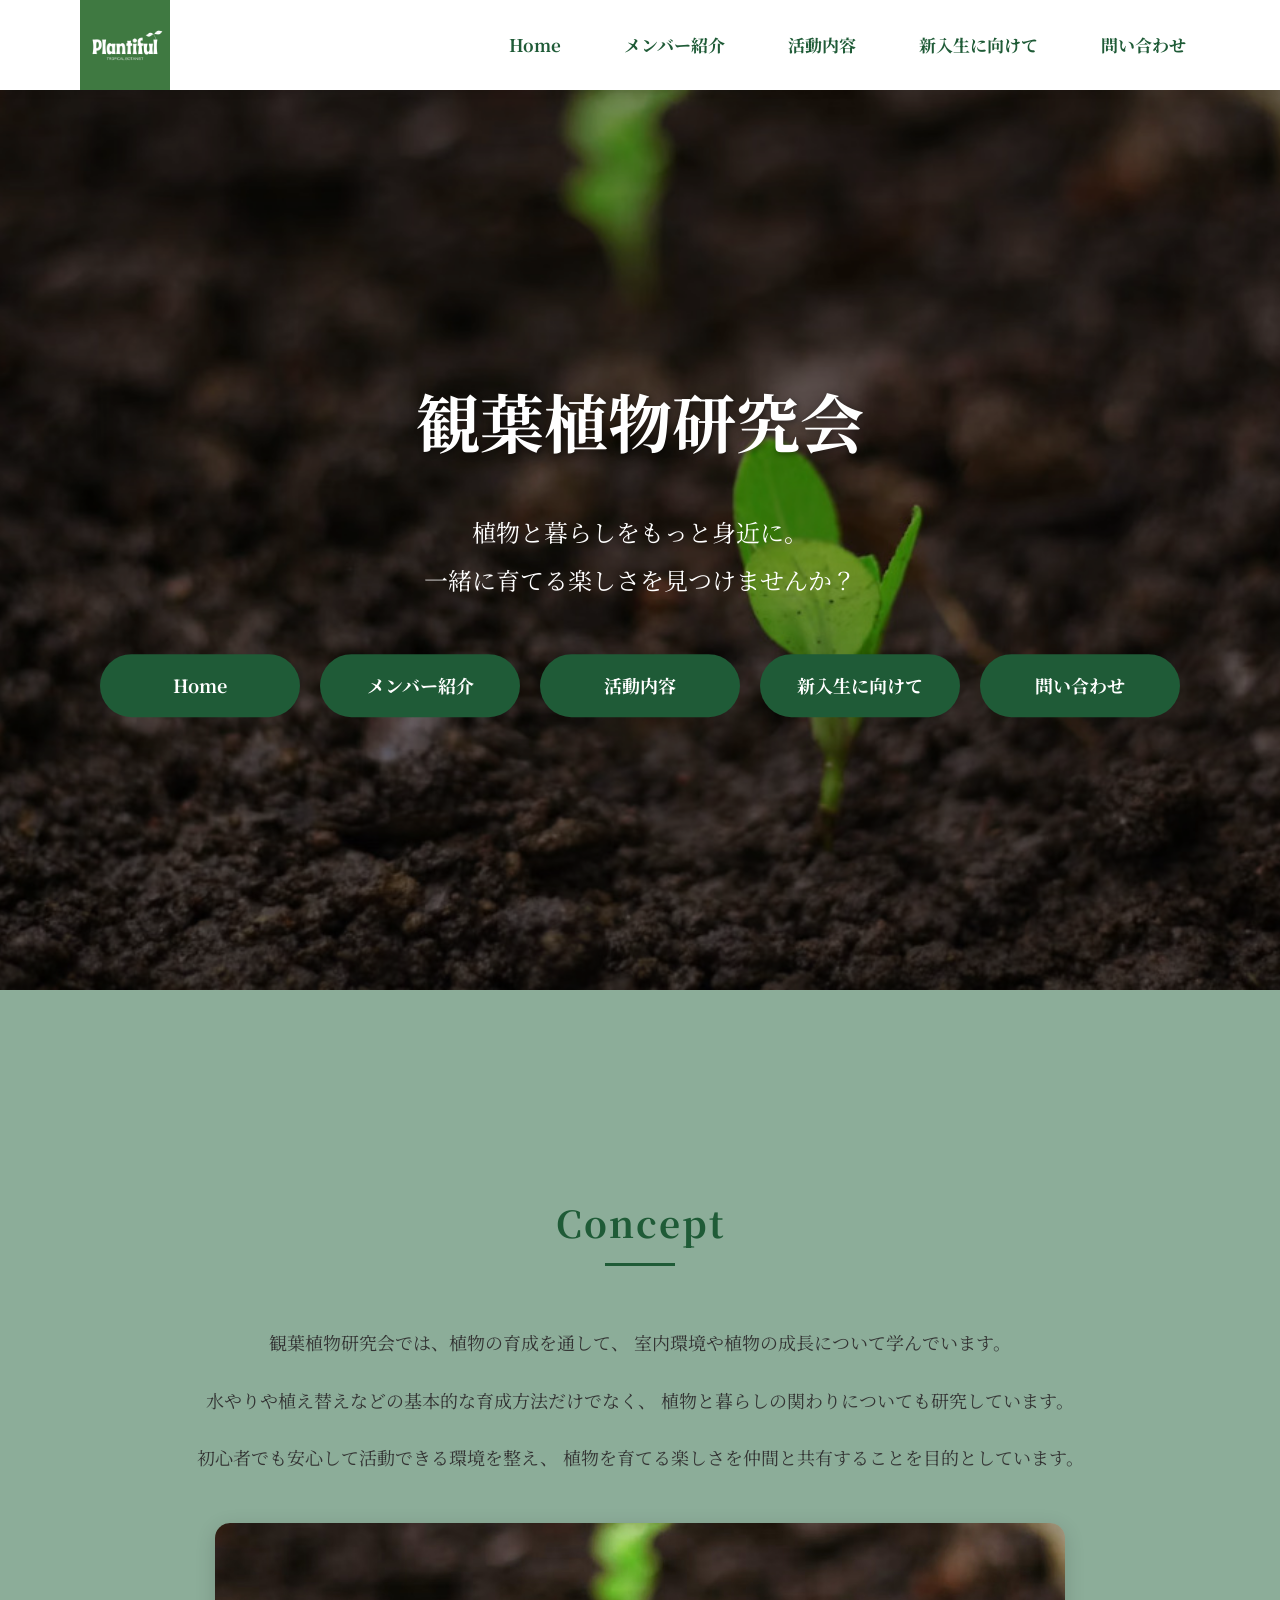
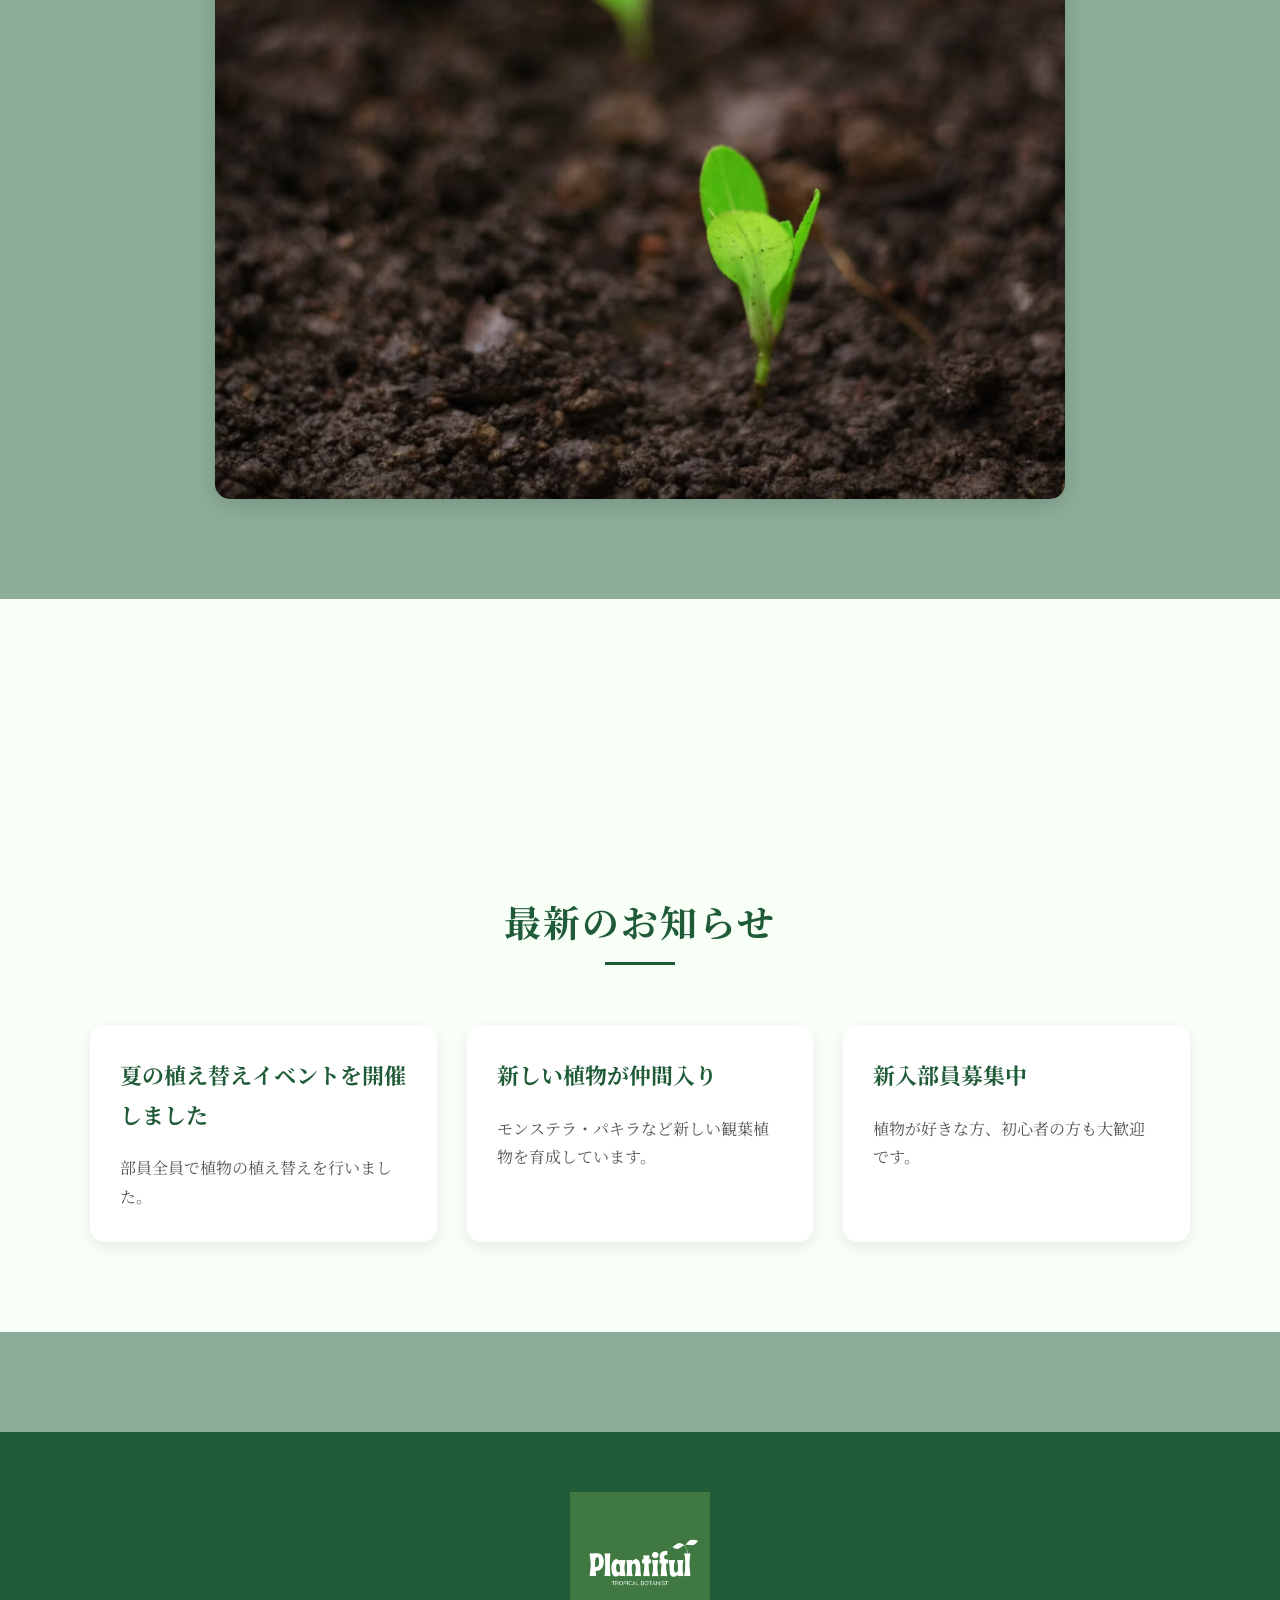
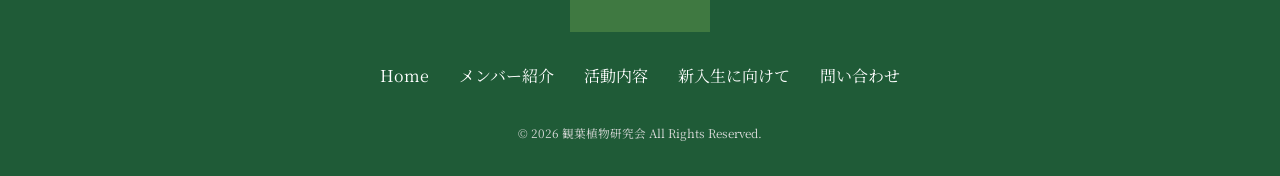
<file: index.html>
<!DOCTYPE html>
<html lang="ja">
<head>
    <meta charset="UTF-8">
    <title>観葉植物研究会</title>
    <meta name="description" content="観葉植物研究会の公式サイトです。活動内容やメンバー紹介、新入生向け情報を掲載しています。">
    <meta name="viewport" content="width=device-width, initial-scale=1.0">

    <!-- CSS -->
    <link rel="stylesheet" href="css/style.css">

    <!-- JavaScript -->
    <script src="js/script.js" defer></script>

    <!-- Google Fonts -->
    <link rel="preconnect" href="https://fonts.googleapis.com">
    <link rel="preconnect" href="https://fonts.gstatic.com" crossorigin>
    <link href="https://fonts.googleapis.com/css2?family=Noto+Serif+JP:wght@400;600;700&display=swap" rel="stylesheet">

    <!-- Favicon -->
    <link rel="icon" href="favicon.ico">
</head>

<body>

    <!-- ヘッダー -->
    <header class="header">
        <div class="header-inner">

            <a href="index.html" class="header-logo">
                <img src="images/logo.png" alt="観葉植物研究会ロゴ">
            </a>

            <nav class="site-menu">
                <ul>
                    <li><a href="index.html">Home</a></li>
                    <li><a href="pages/members.html">メンバー紹介</a></li>
                    <li><a href="pages/activities.html">活動内容</a></li>
                    <li><a href="pages/for_new_students.html">新入生に向けて</a></li>
                    <li><a href="pages/contact.html">問い合わせ</a></li>
                </ul>
            </nav>

        </div>
    </header>

    <!-- メイン -->
    <main>

        <!-- ファーストビュー -->
        <section class="first-view">

            <div class="first-view-text">

                <h1>観葉植物研究会</h1>

                <p class="catch-copy">
                    植物と暮らしをもっと身近に。<br>
                    一緒に育てる楽しさを見つけませんか？
                </p>

                <div class="page-buttons">

                    <a href="index.html" class="page-button">
                        Home
                    </a>

                    <a href="pages/members.html" class="page-button">
                        メンバー紹介
                    </a>

                    <a href="pages/activities.html" class="page-button">
                        活動内容
                    </a>

                    <a href="pages/for_new_students.html" class="page-button">
                        新入生に向けて
                    </a>

                    <a href="pages/contact.html" class="page-button">
                        問い合わせ
                    </a>

                </div>

            </div>

        </section>

        <!-- コンセプト -->
        <section class="concept">

            <div class="section-title">
                <h2>Concept</h2>
            </div>

            <div class="concept-text">

                <p>
                    観葉植物研究会では、植物の育成を通して、
                    室内環境や植物の成長について学んでいます。
                </p>

                <p>
                    水やりや植え替えなどの基本的な育成方法だけでなく、
                    植物と暮らしの関わりについても研究しています。
                </p>

                <p>
                    初心者でも安心して活動できる環境を整え、
                    植物を育てる楽しさを仲間と共有することを目的としています。
                </p>

            </div>

            <div class="concept-image">

                <img src="images/home_01.jpg" alt="観葉植物">

            </div>

        </section>

        <!-- お知らせ -->
        <section class="news">

            <div class="section-title">
                <h2>最新のお知らせ</h2>
            </div>

            <div class="news-cards">

                <article class="news-card">
                    <h3>夏の植え替えイベントを開催しました</h3>
                    <p>
                        部員全員で植物の植え替えを行いました。
                    </p>
                </article>

                <article class="news-card">
                    <h3>新しい植物が仲間入り</h3>
                    <p>
                        モンステラ・パキラなど新しい観葉植物を育成しています。
                    </p>
                </article>

                <article class="news-card">
                    <h3>新入部員募集中</h3>
                    <p>
                        植物が好きな方、初心者の方も大歓迎です。
                    </p>
                </article>

            </div>

        </section>

    </main>

    <!-- フッター -->
    <footer class="footer">

        <div class="footer-logo">

            <a href="index.html">
                <img src="images/logo.png" alt="観葉植物研究会ロゴ">
            </a>

        </div>

        <nav class="footer-menu">

            <ul>

                <li><a href="index.html">Home</a></li>

                <li>
                    <a href="pages/members.html">
                        メンバー紹介
                    </a>
                </li>

                <li>
                    <a href="pages/activities.html">
                        活動内容
                    </a>
                </li>

                <li>
                    <a href="pages/for_new_students.html">
                        新入生に向けて
                    </a>
                </li>

                <li>
                    <a href="pages/contact.html">
                        問い合わせ
                    </a>
                </li>

            </ul>

        </nav>

        <p class="copyright">
            <small>&copy; 2026 観葉植物研究会 All Rights Reserved.</small>
        </p>

    </footer>

</body>
</html>
</file>
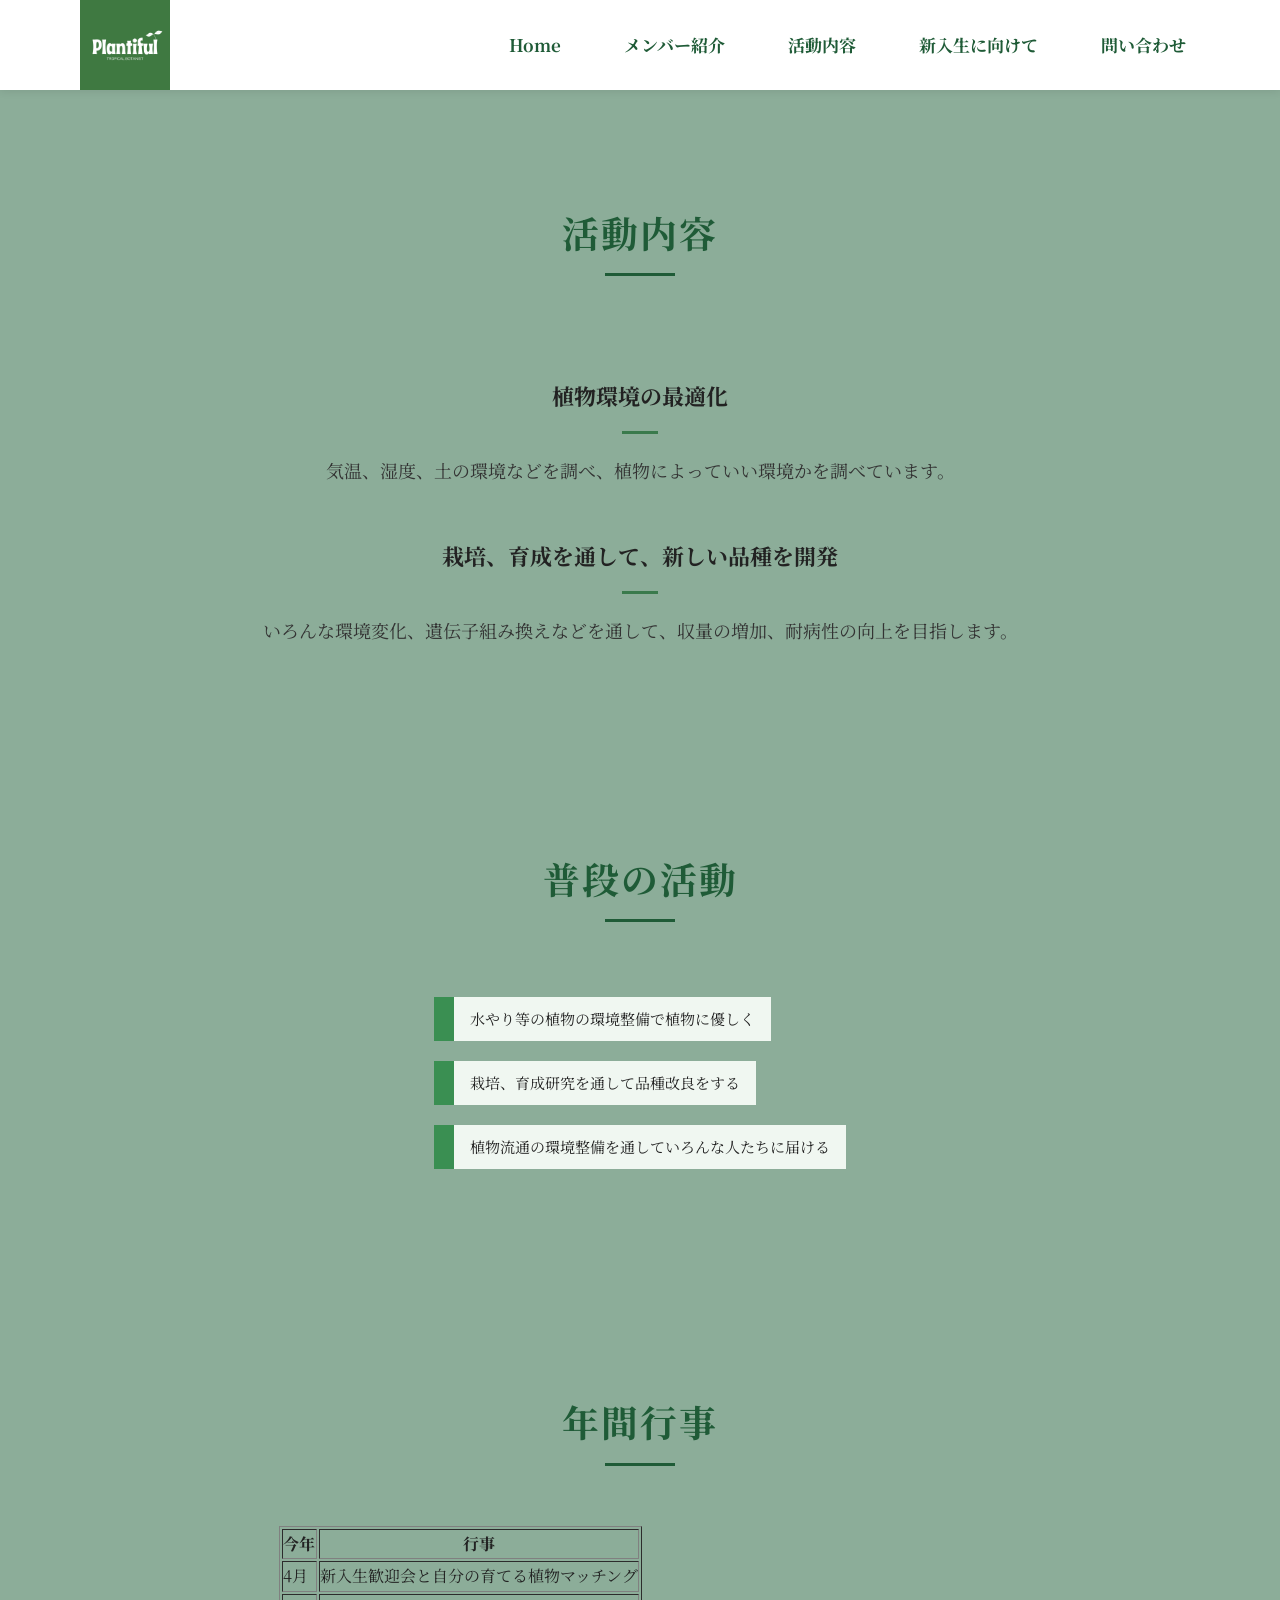
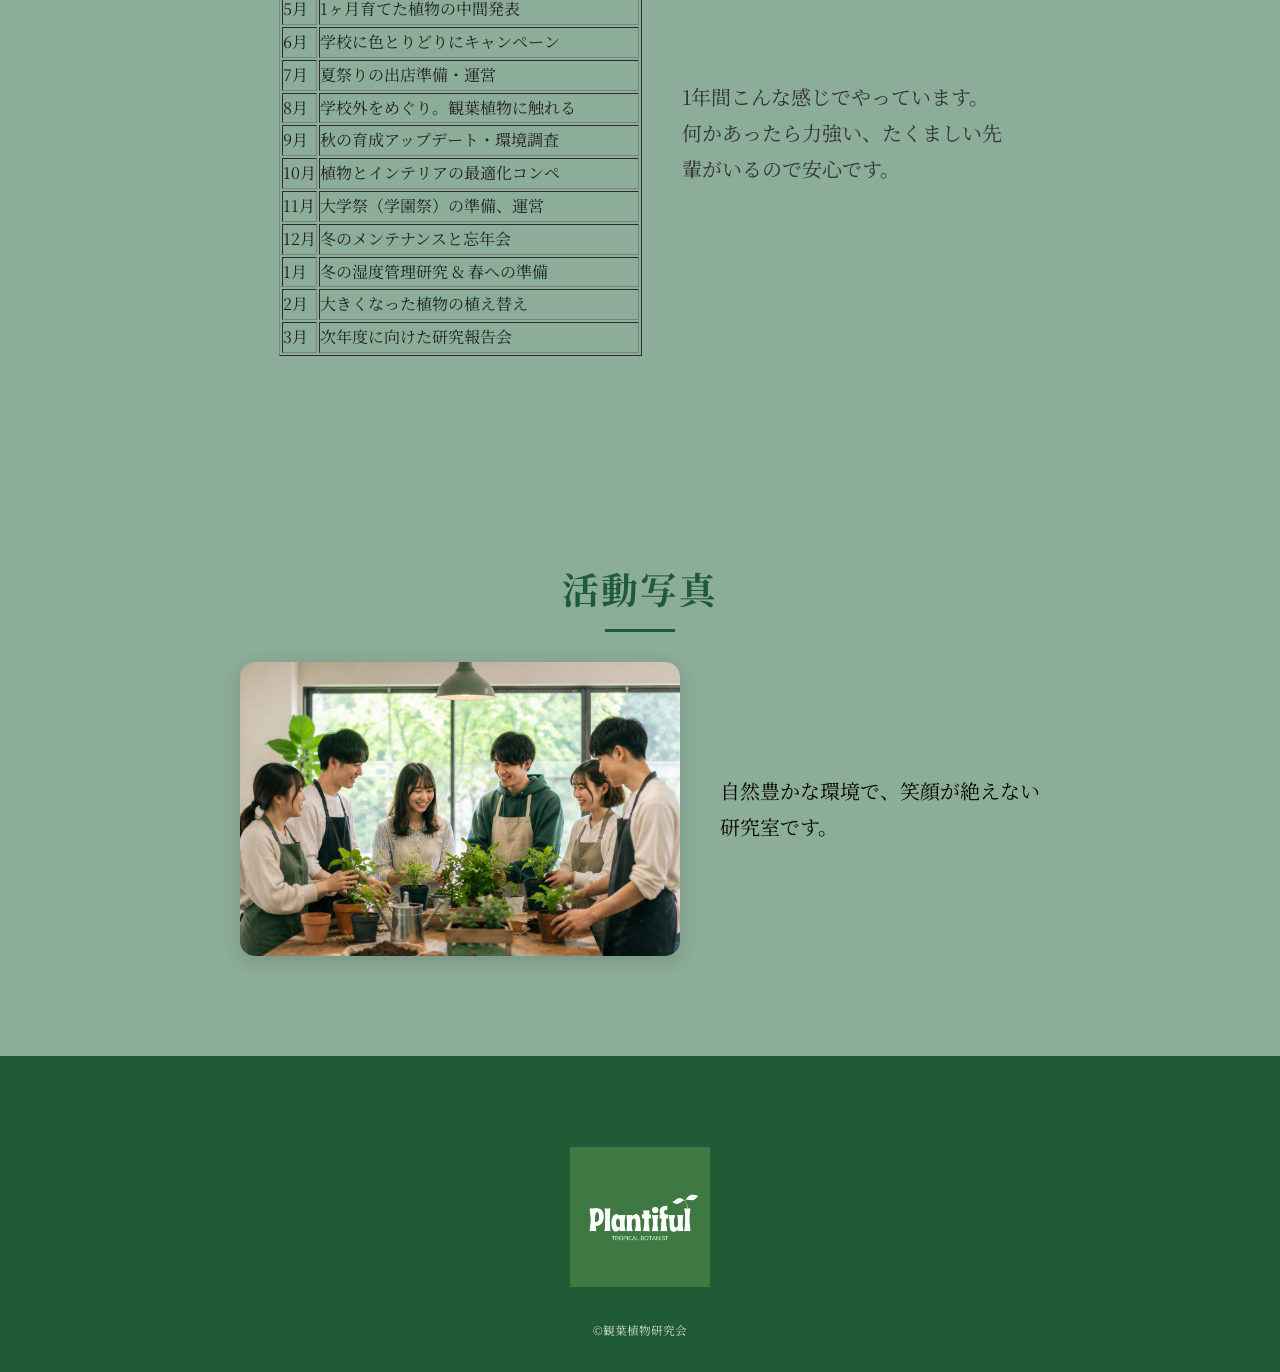
<file: pages/activities.html>
<!DOCTYPE html>
<html lang="ja">
    <head>
        <meta charset="UTF-8">
        <title>活動内容</title>
        <meta name="description" content="活動内容">
        <meta name="viewport" content="width=device-width">
        <script src="https://ajax.googleapis.com/ajax/libs/jquery/1.11.0/jquery.min.js"></script>
        <script src="../js/script.js" defer></script>
        <link href="../css/style.css" rel="stylesheet">
        <link rel="preconnect" href="https://fonts.googleapis.com">
        <link rel="preconnect" href="https://fonts.gstatic.com" crossorigin>
        <link href="https://fonts.googleapis.com/css2?family=Noto+Serif+JP:wght@400;600;700&display=swap" rel="stylesheet">
    </head>
    <body>
<header class="header">
    <div class="header-inner">

        <a href="../index.html" class="header-logo">
            <img src="../images/logo.png" alt="観葉植物研究会ロゴ">
        </a>

        <nav class="site-menu">
            <ul>
                <li><a href="../index.html">Home</a></li>
                <li><a href="members.html">メンバー紹介</a></li>
                <li><a href="activities.html">活動内容</a></li>
                <li><a href="for_new_students.html">新入生に向けて</a></li>
                <li><a href="contact.html">問い合わせ</a></li>
            </ul>
        </nav>

    </div>
</header>
<main>
    <section class="activities">

        <div class="section-title">
            <h2>活動内容</h2>
        </div>
            <div class="feature">
                <div class="feature-text">
                    <h2>植物環境の最適化</h2>
                    <p>気温、湿度、土の環境などを調べ、植物によっていい環境かを調べています。</p>
                </div>
                <div class="feature-text">
                    <h2>栽培、育成を通して、新しい品種を開発</h2>
                    <p>いろんな環境変化、遺伝子組み換えなどを通して、収量の増加、耐病性の向上を目指します。</p>
                </div>
            </div>
            <div class="feature ">
                  <div class="section-title">
                    <h2>普段の活動</h2>
                  </div>
                    <div class="feature-text">
                         <ol class="stair-list">
                            <li>水やり等の植物の環境整備で植物に優しく</li>
                            <li>栽培、育成研究を通して品種改良をする</li>
                            <li>植物流通の環境整備を通していろんな人たちに届ける</li>
                        </ol>
                    </div>
            </div>
            <div class="feature">
                <div class="section-title">
                     <h2>年間行事</h2>
                </div>
                <div class="year-events-content">
                    <table class="event-table" border="1">
                    <tr>
                        <th>今年</th>
                        <th>行事</th>
                    </tr>
                    <tr>
                        <td>4月</td>
                        <td>新入生歓迎会と自分の育てる植物マッチング</td>
                    </tr>
                    <tr>
                        <td>5月</td>
                        <td>1ヶ月育てた植物の中間発表</td>
                    </tr>
                    <tr>
                        <td>6月</td>
                        <td>学校に色とりどりにキャンペーン</td>
                    </tr>
                    <tr>
                        <td>7月</td>
                        <td>夏祭りの出店準備・運営</td>
                    </tr>
                    <tr>
                        <td>8月</td>
                        <td>学校外をめぐり。観葉植物に触れる</td>
                    </tr>
                    <tr>
                        <td>9月</td>
                        <td>秋の育成アップデート・環境調査</td>
                    </tr>
                    <tr>
                        <td>10月</td>
                        <td>植物とインテリアの最適化コンペ</td>
                    </tr>
                    <tr>
                        <td>11月</td>
                        <td>大学祭（学園祭）の準備、運営</td>
                    </tr>
                    <tr>
                        <td>12月</td>
                        <td>冬のメンテナンスと忘年会</td>
                     </tr>
                    <tr>
                        <td>1月</td>
                        <td>冬の湿度管理研究 & 春への準備</td>
                    </tr>
                    <tr>
                        <td>2月</td>
                        <td>大きくなった植物の植え替え</td>
                    </tr>
                    <tr>
                        <td>3月</td>
                        <td>次年度に向けた研究報告会</td>
                    </tr>
        </table>
        <div class="year-events-text">
            <p>1年間こんな感じでやっています。<br>
            何かあったら力強い、たくましい先輩がいるので安心です。</p>
        </div>
    </div>
</div>

    <div class="section-title">
        <h2>活動写真</h2>
       <div class="gallery-content">
        <div class="gallery-image">
            <img src="../images/activities_01.jpg" alt="活動写真">
        </div>
        <div class="gallery-text">
            <p>自然豊かな環境で、笑顔が絶えない研究室です。</p>
        </div>
    </div>
    </div>
</main>
        <footer class="footer">
            <nav class="site-menu">
                <ul>
                    <li><a href="members.html">メンバー</a></li>
                    <li><a href="activities.html">活動内容</a></li>
                    <li><a href="for_new_students.html">新入生へ</a></li>
                    <li><a href="contact.html">問い合わせ</a></li>
                </ul>
            </nav>
            <a class="footer-logo" href="../index.html">
                <img src="../images/logo.png" alt="ロゴ">
            </a>
            <p class="copyright"><small>&copy;観葉植物研究会</small></p>
        </footer>
    </body>
</html>
</file>
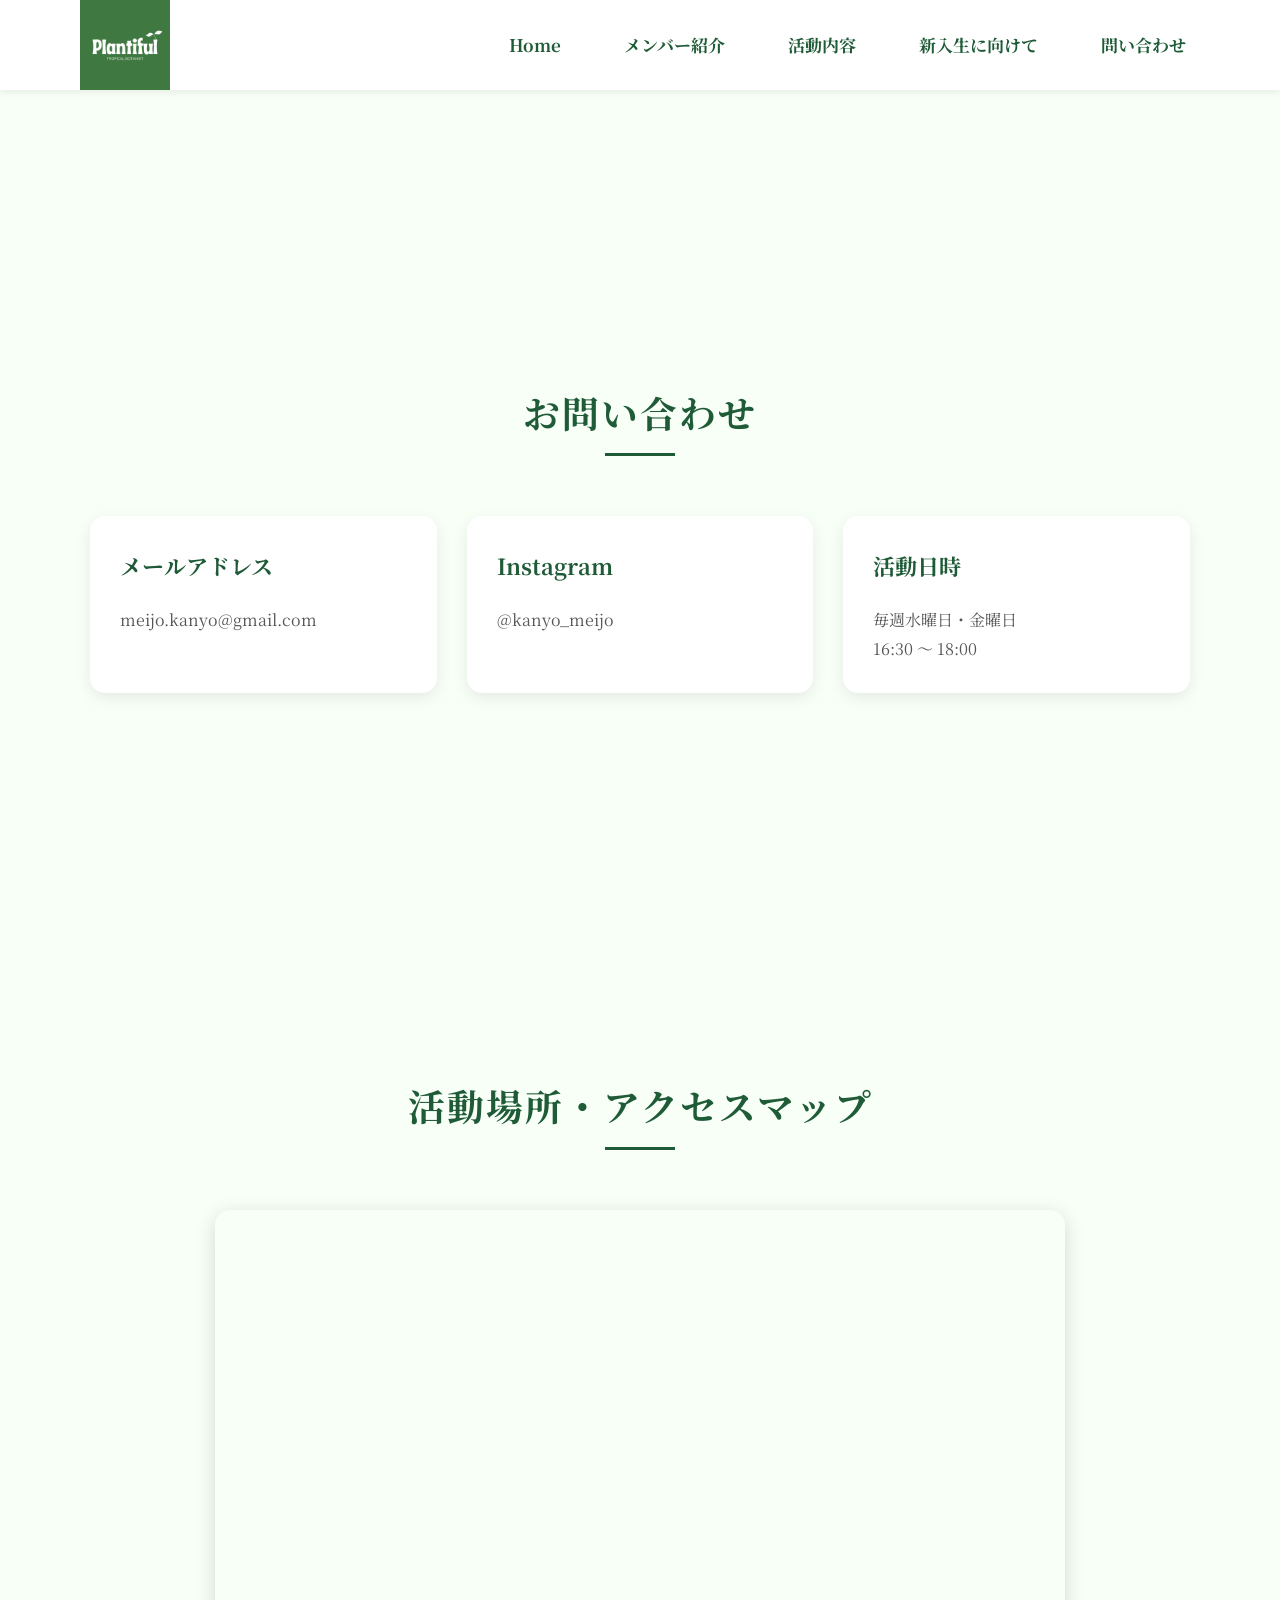
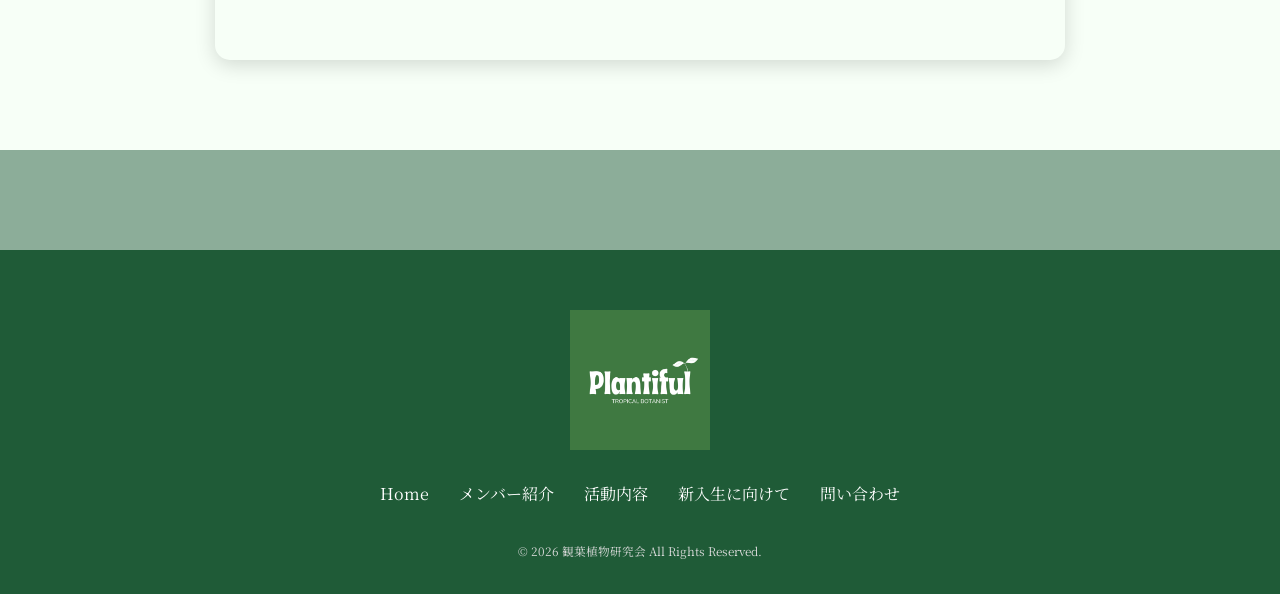
<file: pages/contact.html>
<!DOCTYPE html>
<html lang="ja">
<head>
    <meta charset="UTF-8">
    <title>問い合わせ | 観葉植物研究会</title>
    <meta name="description" content="観葉植物研究会の問い合わせページです。">
    <meta name="viewport" content="width=device-width, initial-scale=1.0">

    <!-- CSS -->
    <link rel="stylesheet" href="../css/style.css">

    <!-- JavaScript -->
    <script src="../js/script.js" defer></script>

    <!-- Google Fonts -->
    <link rel="preconnect" href="https://fonts.googleapis.com">
    <link rel="preconnect" href="https://fonts.gstatic.com" crossorigin>
    <link href="https://fonts.googleapis.com/css2?family=Noto+Serif+JP:wght@400;600;700&display=swap" rel="stylesheet">

    <!-- Favicon -->
    <link rel="icon" href="../favicon.ico">
</head>

<body>

<header class="header">
    <div class="header-inner">

        <a href="../index.html" class="header-logo">
            <img src="../images/logo.png" alt="観葉植物研究会ロゴ">
        </a>

        <nav class="site-menu">
            <ul>
                <li><a href="../index.html">Home</a></li>
                <li><a href="members.html">メンバー紹介</a></li>
                <li><a href="activities.html">活動内容</a></li>
                <li><a href="for_new_students.html">新入生に向けて</a></li>
                <li><a href="contact.html">問い合わせ</a></li>
            </ul>
        </nav>

    </div>
</header>

<main>

    <section class="news">

        <div class="section-title">
            <h2>お問い合わせ</h2>
        </div>

        <div class="news-cards">

            <article class="news-card">
                <h3>メールアドレス</h3>
                <p>meijo.kanyo@gmail.com</p>
            </article>

            <article class="news-card">
                <h3>Instagram</h3>
                <p>@kanyo_meijo</p>
            </article>

            <article class="news-card">
                <h3>活動日時</h3>
                <p>毎週水曜日・金曜日<br>16:30 ～ 18:00</p>
            </article>

        </div>

    </section>

    <section class="news">

        <div class="section-title">
            <h2>活動場所・アクセスマップ</h2>
        </div>

        <div class="concept-image">
            <!-- Googleマップ埋め込み（レスポンシブ対応） -->
            <iframe 
                src="https://www.google.com/maps/embed?pb=!1m18!1m12!1m3!1d1115.2360323906423!2d136.9784476069544!3d35.135117376735!2m3!1f0!2f0!3f0!3m2!1i1024!2i768!4f13.1!3m3!1m2!1s0x60037ad5058b80ef%3A0xead84a215623ada8!2z44CSNDY4LTAwNzMg5oSb55-l55yM5ZCN5Y-k5bGL5biC5aSp55m95Yy65aGp6Yec5Y-j77yR5LiB55uu77yU77yR77yR!5e1!3m2!1sja!2sjp!4v1750660671871!5m2!1sja!2sjp" 
                width="850" 
                height="450" 
                style="border:0; max-width:100%; border-radius:15px; box-shadow:0 5px 20px rgba(0,0,0,0.15);" 
                allowfullscreen="" 
                loading="lazy" 
                referrerpolicy="no-referrer-when-downgrade">
            </iframe>
        </div>

    </section>

</main>

<footer class="footer">

    <div class="footer-logo">

        <a href="../index.html">
            <img src="../images/logo.png" alt="観葉植物研究会ロゴ">
        </a>

    </div>

    <nav class="footer-menu">

        <ul>
            <li><a href="../index.html">Home</a></li>
            <li><a href="members.html">メンバー紹介</a></li>
            <li><a href="activities.html">活動内容</a></li>
            <li><a href="for_new_students.html">新入生に向けて</a></li>
            <li><a href="contact.html">問い合わせ</a></li>
        </ul>

    </nav>

    <p class="copyright">
        <small>&copy; 2026 観葉植物研究会 All Rights Reserved.</small>
    </p>

</footer>

</body>
</html>
</file>
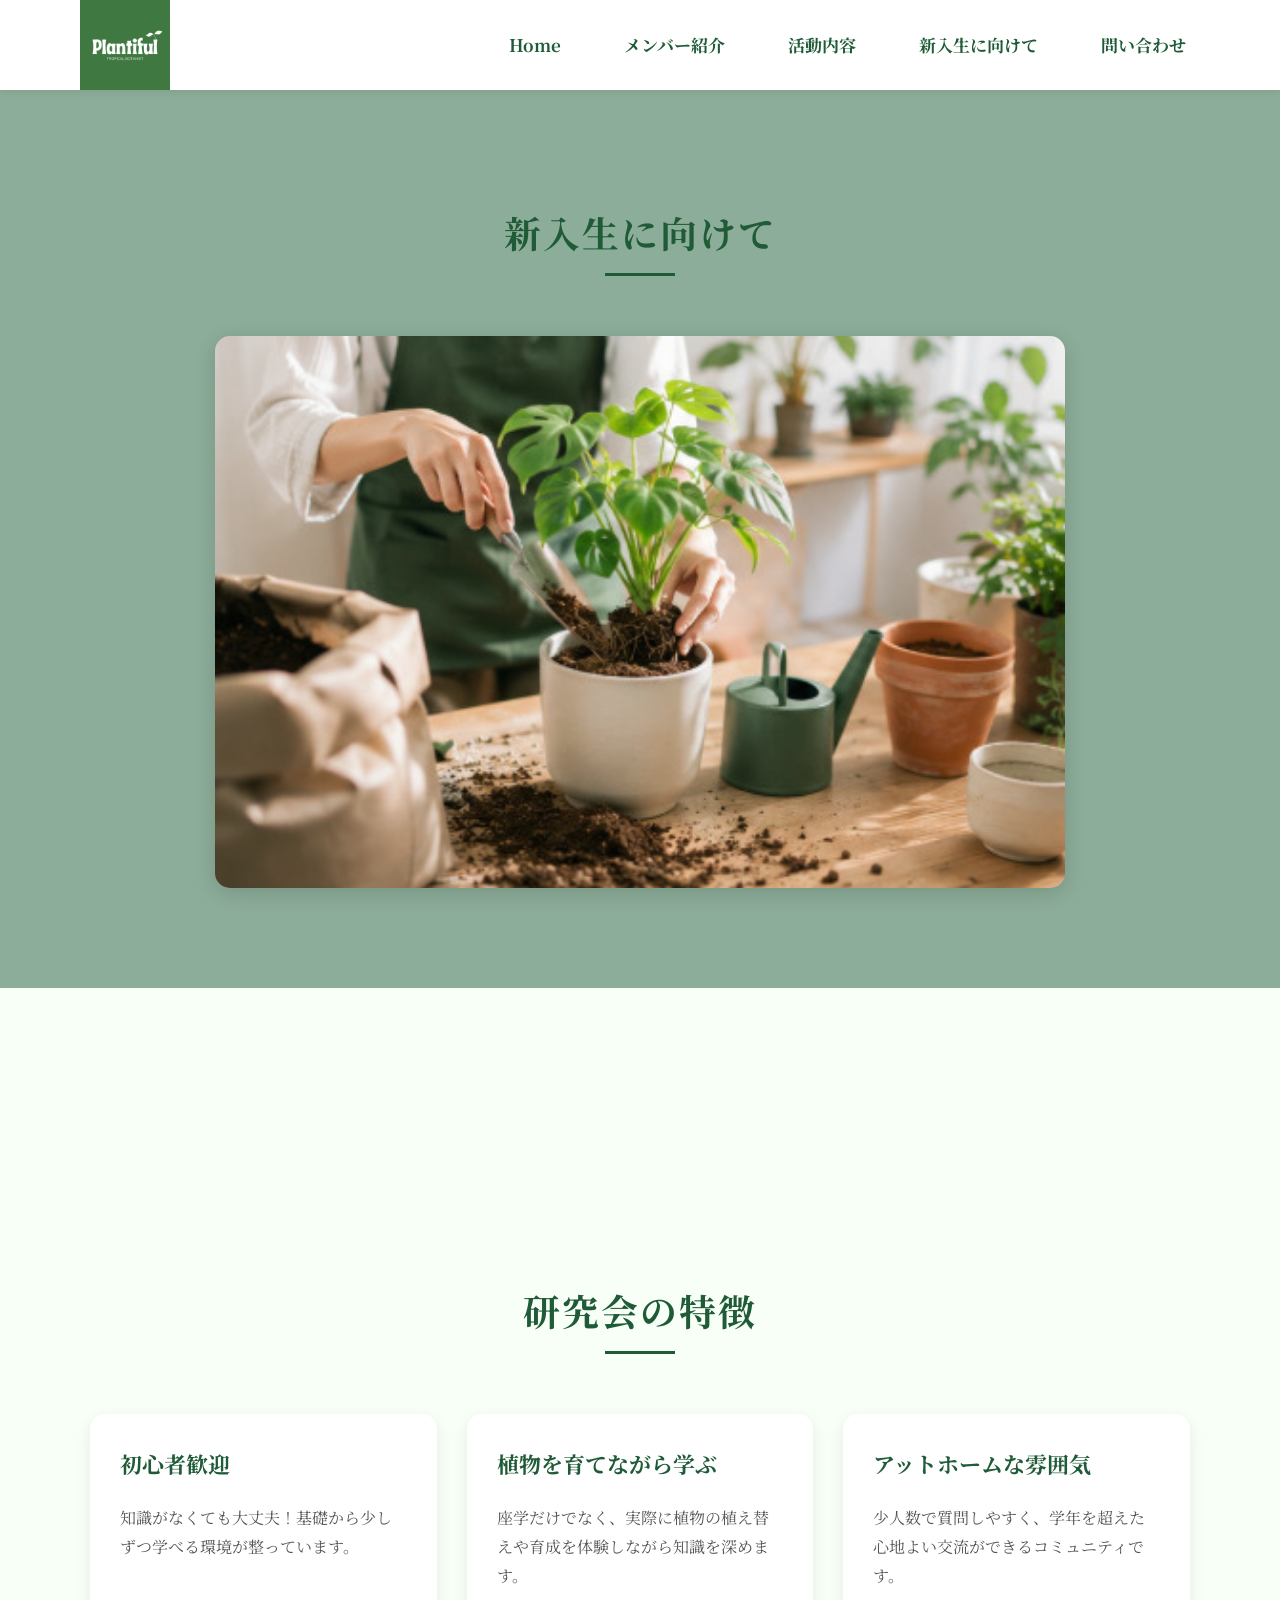
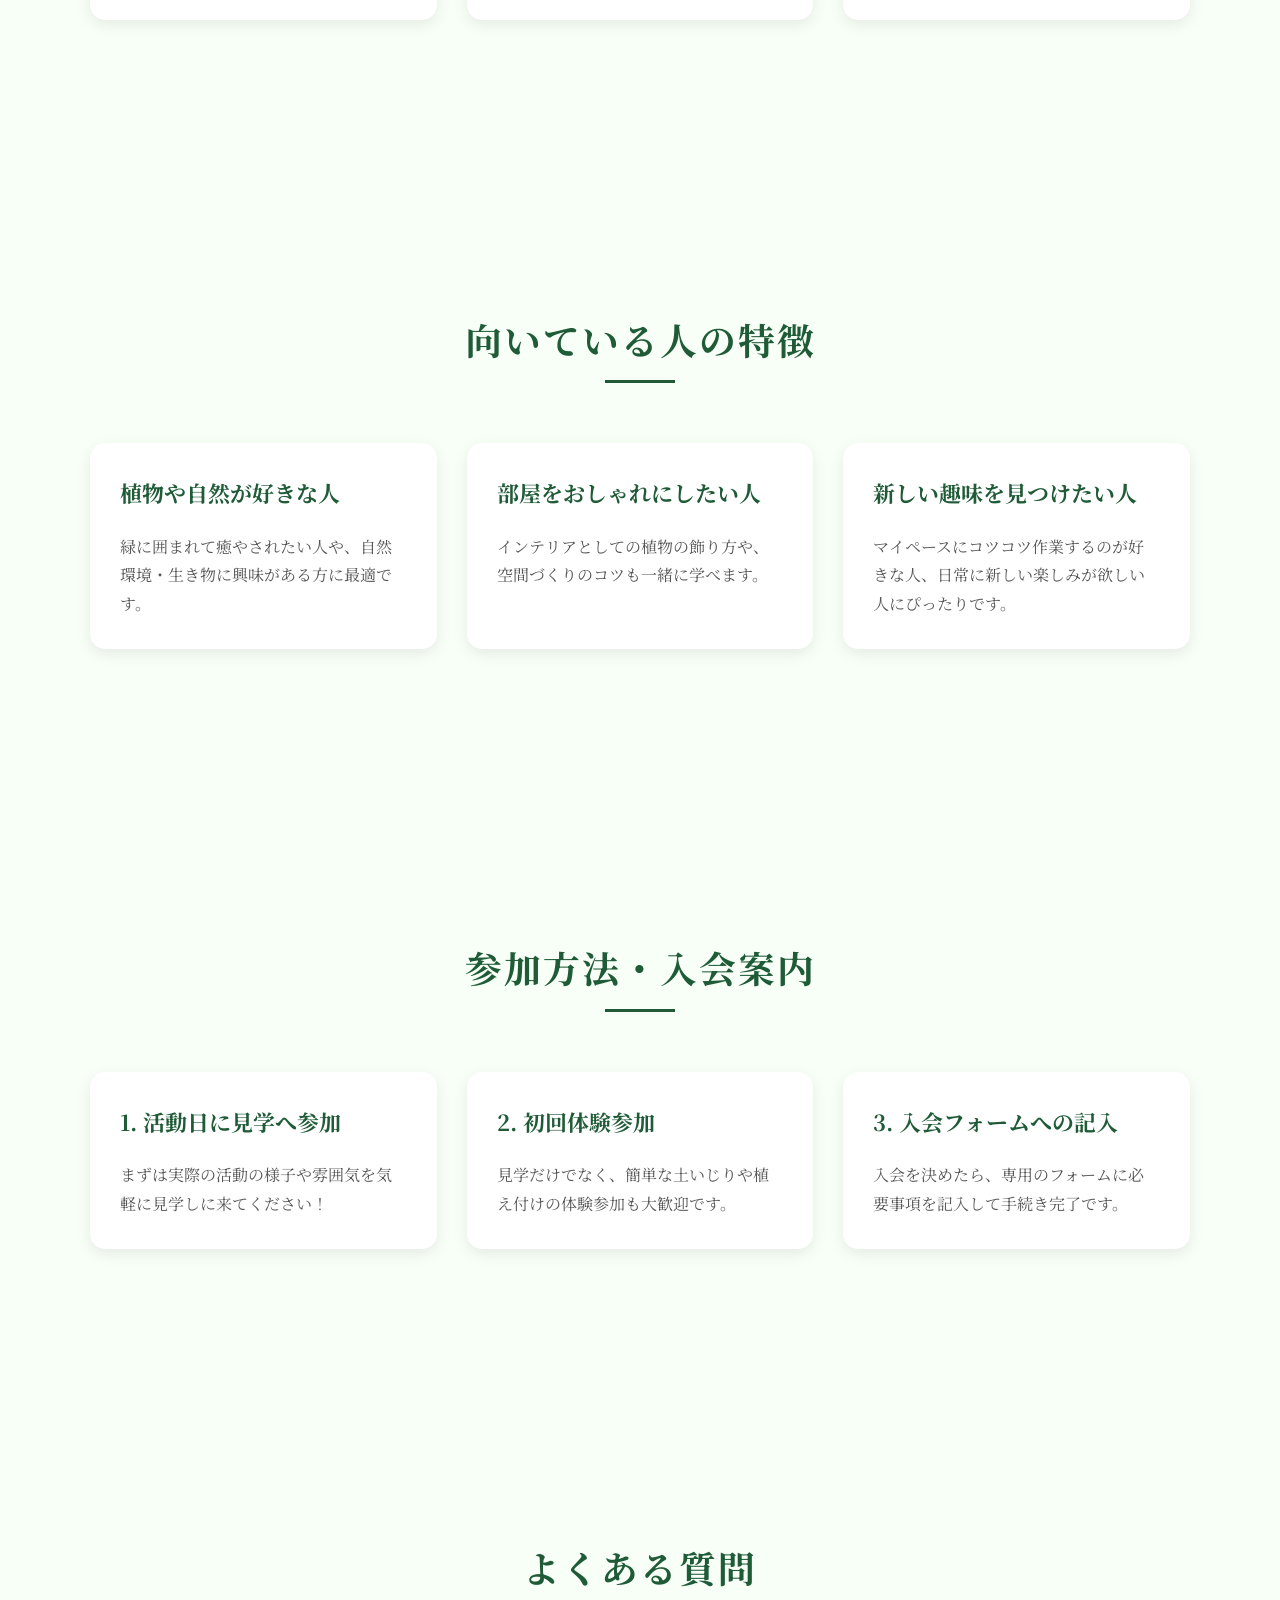
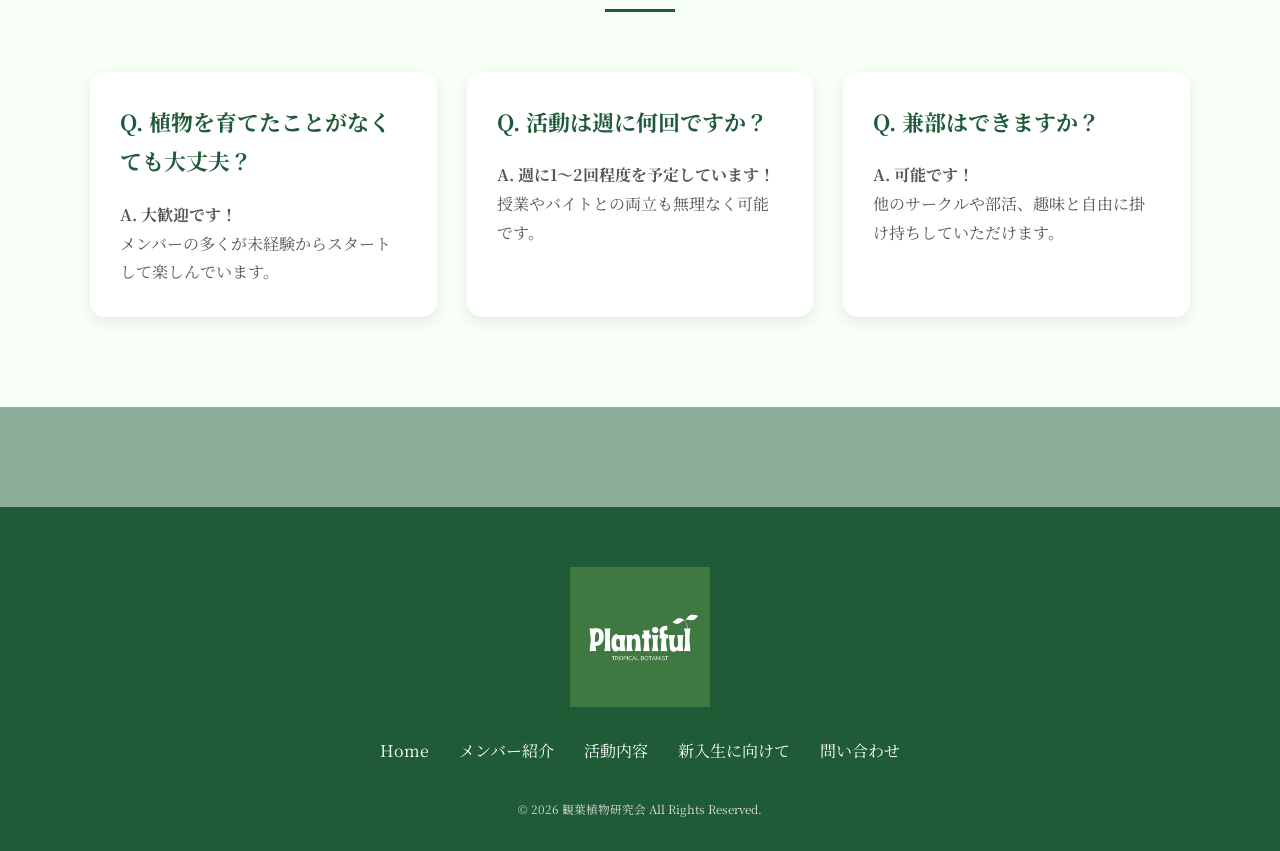
<file: pages/for_new_students.html>
<!DOCTYPE html>
<html lang="ja">
<head>
    <meta charset="UTF-8">
    <title>新入生に向けて | 観葉植物研究会</title>
    <meta name="description" content="観葉植物研究会の新入生向けページです。">
    <meta name="viewport" content="width=device-width, initial-scale=1.0">

    <!-- CSS -->
    <link rel="stylesheet" href="../css/style.css">

    <!-- JavaScript -->
    <script src="../js/script.js" defer></script>

    <!-- Google Fonts -->
    <link rel="preconnect" href="https://fonts.googleapis.com">
    <link rel="preconnect" href="https://fonts.gstatic.com" crossorigin>
    <link href="https://fonts.googleapis.com/css2?family=Noto+Serif+JP:wght@400;600;700&display=swap" rel="stylesheet">

    <!-- Favicon -->
    <link rel="icon" href="../favicon.ico">
</head>

<body>

<header class="header">
    <div class="header-inner">

        <a href="../index.html" class="header-logo">
            <img src="../images/logo.png" alt="観葉植物研究会ロゴ">
        </a>

        <nav class="site-menu">
            <ul>
                <li><a href="../index.html">Home</a></li>
                <li><a href="members.html">メンバー紹介</a></li>
                <li><a href="activities.html">活動内容</a></li>
                <li><a href="for_new_students.html">新入生に向けて</a></li>
                <li><a href="contact.html">問い合わせ</a></li>
            </ul>
        </nav>

    </div>
</header>

<main>

    <section class="concept">

        <div class="section-title">
            <h2>新入生に向けて</h2>
        </div>

        <div class="concept-image">
            <img src="../images/new_students_01.jpg" alt="新入生向け活動風景">
        </div>

    </section>


    
    <section class="news">

        <div class="section-title">
            <h2>研究会の特徴</h2>
        </div>
        <div class="news-cards">
            <article class="news-card">
            <h3>初心者歓迎</h3>
            <p>知識がなくても大丈夫！基礎から少しずつ学べる環境が整っています。</p>
        </article>
        <article class="news-card">
            <h3>植物を育てながら学ぶ</h3>
            <p>座学だけでなく、実際に植物の植え替えや育成を体験しながら知識を深めます。</p>
        </article>
        <article class="news-card">
            <h3>アットホームな雰囲気</h3>
            <p>少人数で質問しやすく、学年を超えた心地よい交流ができるコミュニティです。</p>
        </article>
        </div>

    <br>
    <br>
    <br>

        <div class="section-title">
            <h2>向いている人の特徴</h2>
        </div>
        <div class="news-cards">
            <article class="news-card">
                <h3>植物や自然が好きな人</h3>
                <p>緑に囲まれて癒やされたい人や、自然環境・生き物に興味がある方に最適です。</p>
            </article>
            <article class="news-card">
                <h3>部屋をおしゃれにしたい人</h3>
                <p>インテリアとしての植物の飾り方や、空間づくりのコツも一緒に学べます。</p>
            </article>
            <article class="news-card">
                <h3>新しい趣味を見つけたい人</h3>
                <p>マイペースにコツコツ作業するのが好きな人、日常に新しい楽しみが欲しい人にぴったりです。</p>
            </article>
        </div>

    <br>
    <br>
    <br>

        <div class="section-title">
            <h2>参加方法・入会案内</h2>
        </div>
        <div class="news-cards">
            <article class="news-card">
            <h3>1. 活動日に見学へ参加</h3>
            <p>まずは実際の活動の様子や雰囲気を気軽に見学しに来てください！</p>
        </article>
        <article class="news-card">
            <h3>2. 初回体験参加</h3>
            <p>見学だけでなく、簡単な土いじりや植え付けの体験参加も大歓迎です。</p>
        </article>
        <article class="news-card">
            <h3>3. 入会フォームへの記入</h3>
            <p>入会を決めたら、専用のフォームに必要事項を記入して手続き完了です。</p>
        </article>
        </div>

    <br>
    <br>
    <br>

        <div class="section-title">
            <h2>よくある質問</h2>
        </div>
        <div class="news-cards">
            <article class="news-card">
                <h3>Q. 植物を育てたことがなくても大丈夫？</h3>
                <p><strong>A. 大歓迎です！</strong><br>メンバーの多くが未経験からスタートして楽しんでいます。</p>
            </article>
            <article class="news-card">
                <h3>Q. 活動は週に何回ですか？</h3>
                <p><strong>A. 週に1〜2回程度を予定しています！</strong><br>授業やバイトとの両立も無理なく可能です。</p>
            </article>
            <article class="news-card">
                <h3>Q. 兼部はできますか？</h3>
                <p><strong>A. 可能です！</strong><br>他のサークルや部活、趣味と自由に掛け持ちしていただけます。</p>
            </article>
        </div>
    </section>



</main>

<footer class="footer">

    <div class="footer-logo">

        <a href="../index.html">
            <img src="../images/logo.png" alt="観葉植物研究会ロゴ">
        </a>

    </div>

    <nav class="footer-menu">

        <ul>
            <li><a href="../index.html">Home</a></li>
            <li><a href="members.html">メンバー紹介</a></li>
            <li><a href="activities.html">活動内容</a></li>
            <li><a href="for_new_students.html">新入生に向けて</a></li>
            <li><a href="contact.html">問い合わせ</a></li>
        </ul>

    </nav>

    <p class="copyright">
        <small>&copy; 2026 観葉植物研究会 All Rights Reserved.</small>
    </p>

</footer>

</body>
</html>
</file>
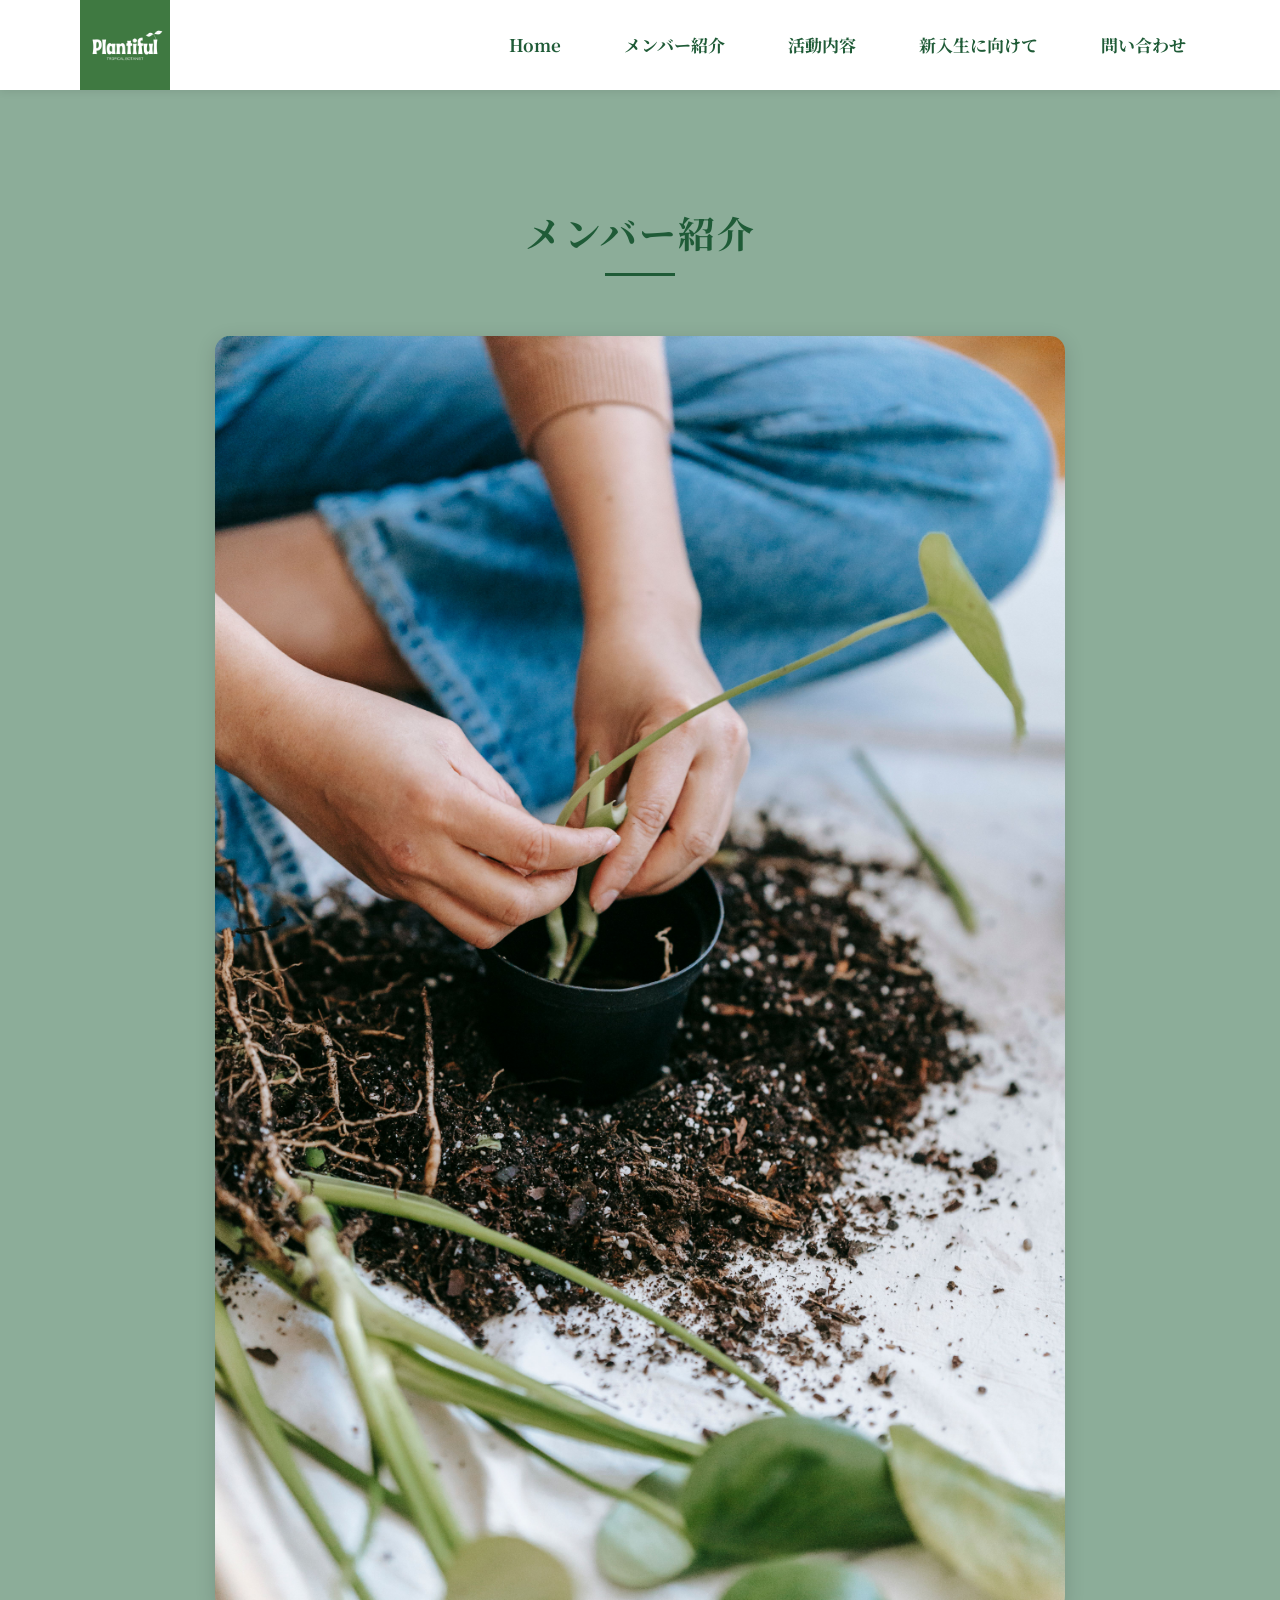
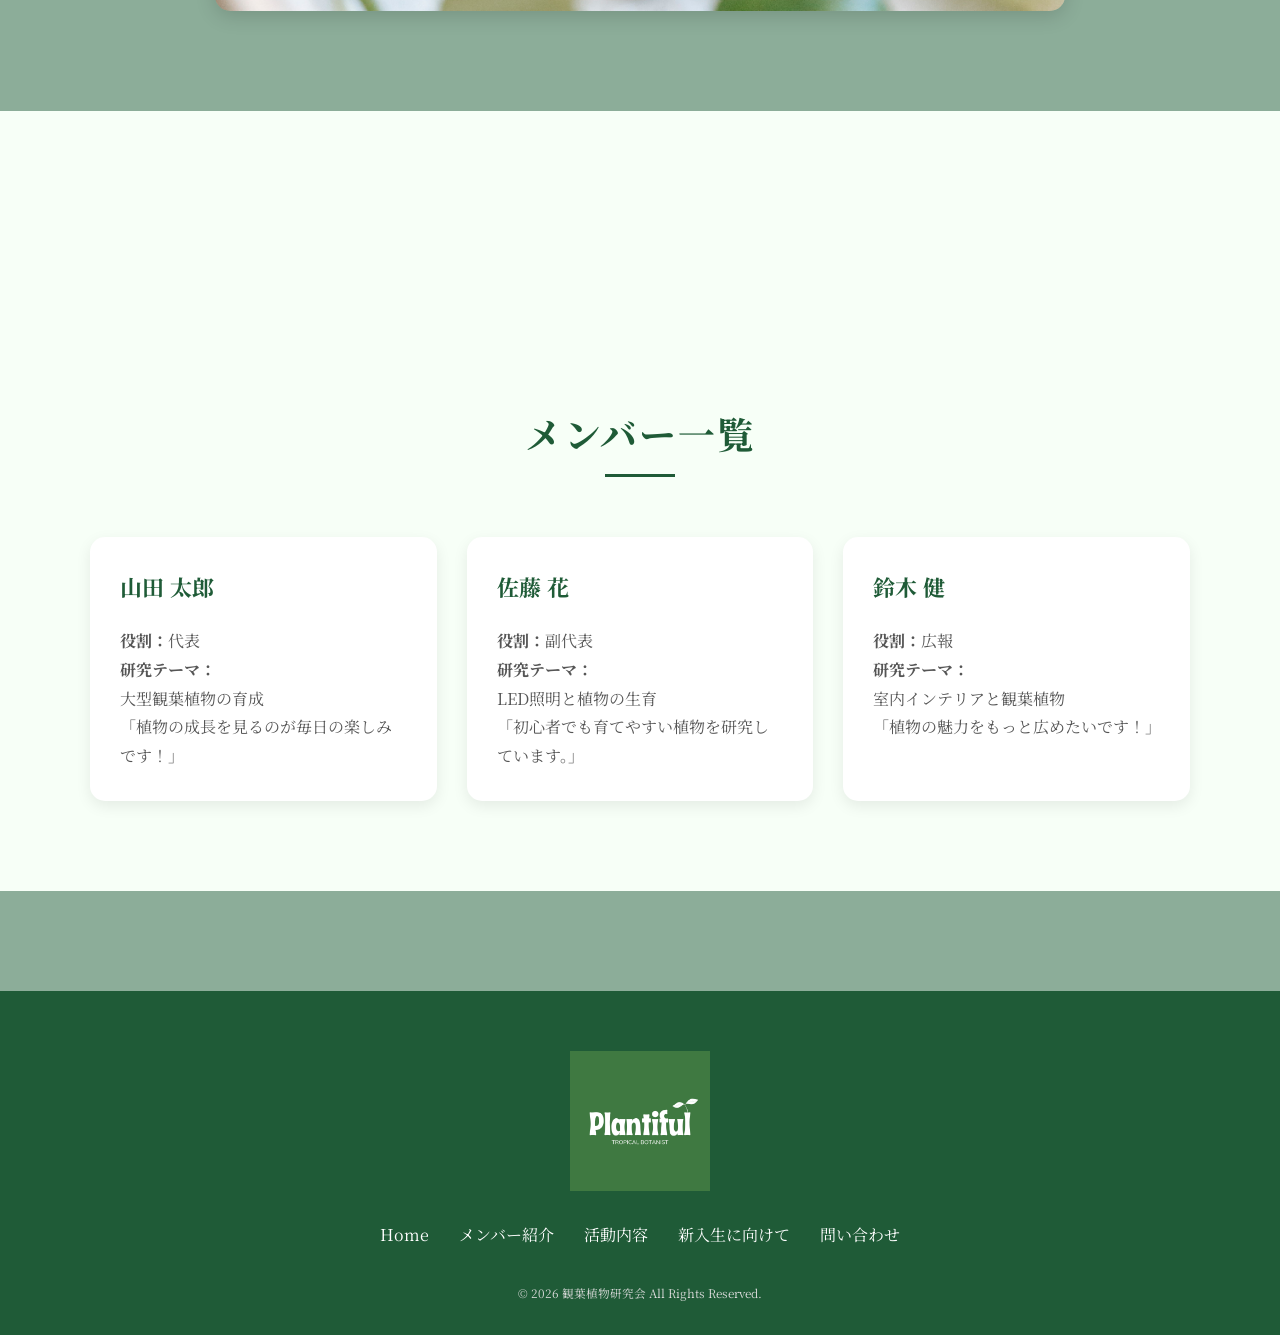
<file: pages/members.html>
<!DOCTYPE html>
<html lang="ja">
<head>
    <meta charset="UTF-8">
    <title>メンバー紹介 | 観葉植物研究会</title>
    <meta name="description" content="観葉植物研究会のメンバー紹介ページです。">
    <meta name="viewport" content="width=device-width, initial-scale=1.0">

    <!-- CSS -->
    <link rel="stylesheet" href="../css/style.css">

    <!-- JavaScript -->
    <script src="../js/script.js" defer></script>

    <!-- Google Fonts -->
    <link rel="preconnect" href="https://fonts.googleapis.com">
    <link rel="preconnect" href="https://fonts.gstatic.com" crossorigin>
    <link href="https://fonts.googleapis.com/css2?family=Noto+Serif+JP:wght@400;600;700&display=swap" rel="stylesheet">

    <!-- Favicon -->
    <link rel="icon" href="../favicon.ico">
</head>

<body>

<header class="header">
    <div class="header-inner">

        <a href="../index.html" class="header-logo">
            <img src="../images/logo.png" alt="観葉植物研究会ロゴ">
        </a>

        <nav class="site-menu">
            <ul>
                <li><a href="../index.html">Home</a></li>
                <li><a href="members.html">メンバー紹介</a></li>
                <li><a href="activities.html">活動内容</a></li>
                <li><a href="for_new_students.html">新入生に向けて</a></li>
                <li><a href="contact.html">問い合わせ</a></li>
            </ul>
        </nav>

    </div>
</header>

<main>

    <section class="concept">

        <div class="section-title">
            <h2>メンバー紹介</h2>
        </div>

        <div class="concept-image">
            <img src="../images/members_01.jpg" alt="メンバー集合写真">
        </div>

    </section>

    <section class="news">

        <div class="section-title">
            <h2>メンバー一覧</h2>
        </div>

        <div class="news-cards">

            <article class="news-card">
                <h3>山田 太郎</h3>

                <p><strong>役割：</strong>代表</p>

                <p><strong>研究テーマ：</strong><br>
                大型観葉植物の育成</p>

                <p>
                「植物の成長を見るのが毎日の楽しみです！」
                </p>

            </article>

            <article class="news-card">

                <h3>佐藤 花</h3>

                <p><strong>役割：</strong>副代表</p>

                <p><strong>研究テーマ：</strong><br>
                LED照明と植物の生育</p>

                <p>
                「初心者でも育てやすい植物を研究しています。」
                </p>

            </article>

            <article class="news-card">

                <h3>鈴木 健</h3>

                <p><strong>役割：</strong>広報</p>

                <p><strong>研究テーマ：</strong><br>
                室内インテリアと観葉植物</p>

                <p>
                「植物の魅力をもっと広めたいです！」
                </p>

            </article>

        </div>

    </section>

</main>

<footer class="footer">

    <div class="footer-logo">

        <a href="../index.html">
            <img src="../images/logo.png" alt="観葉植物研究会ロゴ">
        </a>

    </div>

    <nav class="footer-menu">

        <ul>
            <li><a href="../index.html">Home</a></li>
            <li><a href="members.html">メンバー紹介</a></li>
            <li><a href="activities.html">活動内容</a></li>
            <li><a href="for_new_students.html">新入生に向けて</a></li>
            <li><a href="contact.html">問い合わせ</a></li>
        </ul>

    </nav>

    <p class="copyright">
        <small>&copy; 2026 観葉植物研究会 All Rights Reserved.</small>
    </p>

</footer>

</body>
</html>
</file>
<file: css/style.css>
/* ===========================
   リセット
=========================== */

*{
    margin:0;
    padding:0;
    box-sizing:border-box;
}

html{
    scroll-behavior:smooth;
}

body{
    font-family:"Noto Serif JP",serif;
    background-color:#eef8ee;
    color:#222;
    line-height:1.8;
}

img{
    max-width:100%;
    display:block;
}

a{
    text-decoration:none;
    color:inherit;
}

ul{
    list-style:none;
}


/* ===========================
   共通
=========================== */

.section-title{
    text-align:center;
    margin-bottom:50px;
    margin-top: 200px;
}

.section-title h2{
    font-size:2.3rem;
    color:#1f5b37;
    letter-spacing:2px;
}


/* ===========================
   Header
=========================== */

.header{

    position:fixed;

    top:0;
    left:0;

    width:100%;

    background:#ffffff;

    z-index:1000;

    box-shadow:0 2px 8px rgba(0,0,0,0.08);

}

.header-inner{

    max-width:1200px;
    margin:0 auto;
    height:90px;
    display:flex;
    justify-content:space-between;
    align-items:center;
    padding:0 40px;
}


/* ロゴ */

.header-logo img{
    width:90px;
}


/* ===========================
   Navigation
=========================== */

.site-menu ul{
    display:flex;
    gap:35px;
}

.site-menu li{
    font-size:17px;
}

.site-menu a{
    color:#1f5b37;
    font-weight:bold;
    transition:.3s;
    padding:8px 14px;
    border-radius:5px;
}

.site-menu a:hover{

    background:#1f5b37;

    color:white;

}
.site-menu .current{
    color:#1f5b37;
    border-bottom:2px solid #1f5b37;
    padding-bottom:6px;
}


/* ===========================
   Main
=========================== */

main{

    margin-top:90px;

}


/* ===========================
   First View
=========================== */

.first-view{

    width:100%;

    height:100vh;

    background-image:url("../images/home_01.jpg");

    background-size:cover;

    background-position:center;

    background-repeat:no-repeat;

    position:relative;

}


/* 黒いオーバーレイ */

.first-view::before{

    content:"";

    position:absolute;

    width:100%;

    height:100%;

    background:rgba(0,0,0,.35);

}


.first-view-text{

    position:absolute;

    top:50%;

    left:50%;

    transform:translate(-50%,-50%);

    color:white;

    text-align:center;

    z-index:10;

    width:90%;

}


.first-view h1{

    font-size:4rem;

    margin-bottom:30px;

    text-shadow:2px 2px 6px rgba(0,0,0,.4);

}


.catch-copy{

    font-size:1.5rem;

    margin-bottom:50px;

    line-height:2;

}


/* ===========================
   ボタン
=========================== */

.page-buttons{

    display:flex;

    justify-content:center;

    flex-wrap:wrap;

    gap:20px;

}


.page-button{

    display:inline-block;

    width:200px;

    padding:15px;

    background:#1f5b37;

    color:white;

    border-radius:50px;

    font-size:18px;

    font-weight:bold;

    transition:.3s;

}


.page-button:hover{

    background:#3d8a58;

}


/* ===========================
   Concept
=========================== */

.concept{

    max-width:1100px;

    margin:100px auto;

    padding:0 30px;

}


.concept-text{

    text-align:center;

    margin-bottom:50px;

}


.concept-text p{

    font-size:18px;

    margin-bottom:25px;

    color:#333;

}


.concept-image{

    width:100%;

    display:flex;

    justify-content:center;

}


.concept-image img{

    width:100%;

    max-width:850px;

    border-radius:15px;

    box-shadow:0 5px 20px rgba(0,0,0,0.15);

}
/* .activities*/
.page-title{
    text-align:center;
    font-size: 22px;
}
.page-title h1{
    color:#1f5b37;
    display: inline-block;
    padding-bottom:10px;
    position:relative;
}

.page-title h1::after{
    content:"";
    position:absolute;
    left:0;
    bottom:0;
    width:60px;
    height:2px;
    background:#1f5b37;
}

.page-title p{
    margin-top:20px;
    color:#010d12;
    font-size: 25px;
}

/* 研究テーマ・普段の活動・年間行事*/
.feature{
    max-width:1100px;
    margin:100px auto;
    padding:0 30px;
}
.feature-text{
    text-align:center;

    margin-bottom:50px;
}
.feature-text h2{
    font-size:22px;
    font-weight:bold;
    margin-bottom:20px;
}
.feature-text h2::after {
    content: '';
    display: block;
    width: 36px;
    height: 3px;
    background-color: #3a7a4c;
    margin:15px auto 0;
}
.feature-text p{
    font-size:18px;
    margin-bottom:25px;
    color:#333;
}


/* 主な活動 */
.feature-text .stair-list {
    list-style: none;
    padding: 0;
    margin: 15px auto 0;
    max-width: 600px;
    display: inline-flex;
    flex-direction: column;
}

.stair-list li {
    font-size: 15px;
    line-height: 28px;
    padding: 8px 16px;
    background-color: #f0f7f1;
    border-left: 20px solid #3a8f52;
    margin-bottom: 20px;
    width: fit-content;
}
.year-events-content{
    display:flex;
    align-items:center;
    justify-content:center;
    gap:40px;
    margin-top:30px;
    flex-wrap:wrap;
}

.event-table{
    flex-shrink:0;
}

.year-events-text{
    max-width:320px;
    text-align:left;
    font-size:20px;
    line-height:1.8;
    color:#333;
}

.year-events-text p{
    margin-bottom:15px;
}

/* 
   活動写真
 */
.gallery-content{
    display:flex;
    align-items:center;
    justify-content:center;
    gap:40px;
    margin-top:30px;
    flex-wrap:wrap;
}

.gallery-image{
    flex-shrink:0;
    width:auto;          
    margin-top:0;
}
.gallery-image img{
    width:100%;
    max-width:500px;     
    border-radius:15px;
    box-shadow:0 5px 20px rgba(0,0,0,0.15);
}

.gallery-text{
    max-width:320px;
    text-align:left;
    font-size:20px;
    line-height:1.8;
    color:#060700;
}


.footer {
    margin-top: 100px;
}

/* ===========================
   News
=========================== */

.news{

    background:#f7fff7;

    padding:90px 30px;

}


.news-cards{

    max-width:1100px;

    margin:0 auto;

    display:grid;

    grid-template-columns:repeat(3,1fr);

    gap:30px;

}


/* ===========================
   News Card
=========================== */

.news-card{

    background:white;

    border-radius:15px;

    padding:30px;

    box-shadow:0 5px 15px rgba(0,0,0,0.08);

    transition:0.3s;

}


.news-card:hover{

    transform:translateY(-5px);

    box-shadow:0 10px 25px rgba(0,0,0,0.15);

}


.news-card h3{

    color:#1f5b37;

    font-size:22px;

    margin-bottom:20px;

}


.news-card p{

    font-size:16px;

    color:#555;

    line-height:1.8;

}


/* ===========================
   Section Margin
=========================== */

section{

    scroll-margin-top:110px;

}


/* ===========================
   共通ボタン（今後のページでも使用）
=========================== */

.button{

    display:inline-block;

    background:#1f5b37;

    color:white;

    padding:12px 30px;

    border-radius:50px;

    transition:0.3s;

    font-weight:bold;

}


.button:hover{

    background:#3d8a58;

}


/* ===========================
   共通カード
=========================== */

.card{

    background:white;

    border-radius:15px;

    padding:25px;

    box-shadow:0 5px 15px rgba(0,0,0,0.08);

}


/* ===========================
   共通タイトル
=========================== */

.section-title{

    margin-bottom:60px;

}

.section-title h2{

    position:relative;

    display:inline-block;

    padding-bottom:10px;

}

.section-title h2::after{

    content:"";

    position:absolute;

    left:50%;

    transform:translateX(-50%);

    bottom:0;

    width:70px;

    height:3px;

    background:#1f5b37;

}

/* ===========================
   Footer
=========================== */

.footer{

    background:#1f5b37;

    color:white;

    text-align:center;

    padding:60px 20px 30px;

}


.footer-logo{

    display:flex;

    justify-content:center;

    margin-bottom:30px;

}


.footer-logo img{

    width:140px;

}


/* フッターメニュー */

.footer-menu{

    margin-bottom:30px;

}

.footer-menu ul{

    display:flex;

    justify-content:center;

    flex-wrap:wrap;

    gap:30px;

}

.footer-menu a{

    color:white;

    transition:0.3s;

}

.footer-menu a:hover{

    color:#b8e0b8;

}


/* コピーライト */

.copyright{

    font-size:14px;

    color:#dcdcdc;

}


/* ===========================
   Utility
=========================== */

.center{

    text-align:center;

}

.mt-20{

    margin-top:20px;

}

.mt-40{

    margin-top:40px;

}

.mt-60{

    margin-top:60px;

}

.mb-20{

    margin-bottom:20px;

}

.mb-40{

    margin-bottom:40px;

}

.mb-60{

    margin-bottom:60px;

}


/* ===========================
   Responsive
=========================== */

@media (max-width:900px){

    /* Header */

    .header-inner{

        flex-direction:column;

        justify-content:center;

        height:auto;

        padding:20px;

    }

    .header-logo{

        margin-bottom:20px;

    }

    .site-menu ul{

        flex-wrap:wrap;

        justify-content:center;

        gap:15px;

    }

    main{

        margin-top:150px;

    }

    /* First View */

    .first-view h1{

        font-size:2.7rem;

    }

    .catch-copy{

        font-size:1.2rem;

    }

    .page-buttons{

        flex-direction:column;

        align-items:center;

    }

    .page-button{

        width:260px;

    }

    /* Concept */

    .concept{

        margin:70px auto;

    }

    .concept-text p{

        font-size:16px;

    }

    /* News */

    .news-cards{

        grid-template-columns:1fr;

    }

}


@media (max-width:600px){

    .header-logo img{

        width:70px;

    }

    .section-title h2{

        font-size:1.8rem;

    }

    .first-view h1{

        font-size:2rem;

    }

    .catch-copy{

        font-size:1rem;

        line-height:1.8;

    }

    .page-button{

        width:90%;

        max-width:280px;

        font-size:16px;

    }

    .concept{

        padding:0 20px;

    }

    .news{

        padding:60px 20px;

    }

    .news-card{

        padding:20px;

    }

    .news-card h3{

        font-size:18px;

    }

    .footer-menu ul{

        flex-direction:column;

        gap:15px;

    }

    .footer-logo img{

        width:110px;

    }

}
body{
    background:#8cad99;
}
</file>
